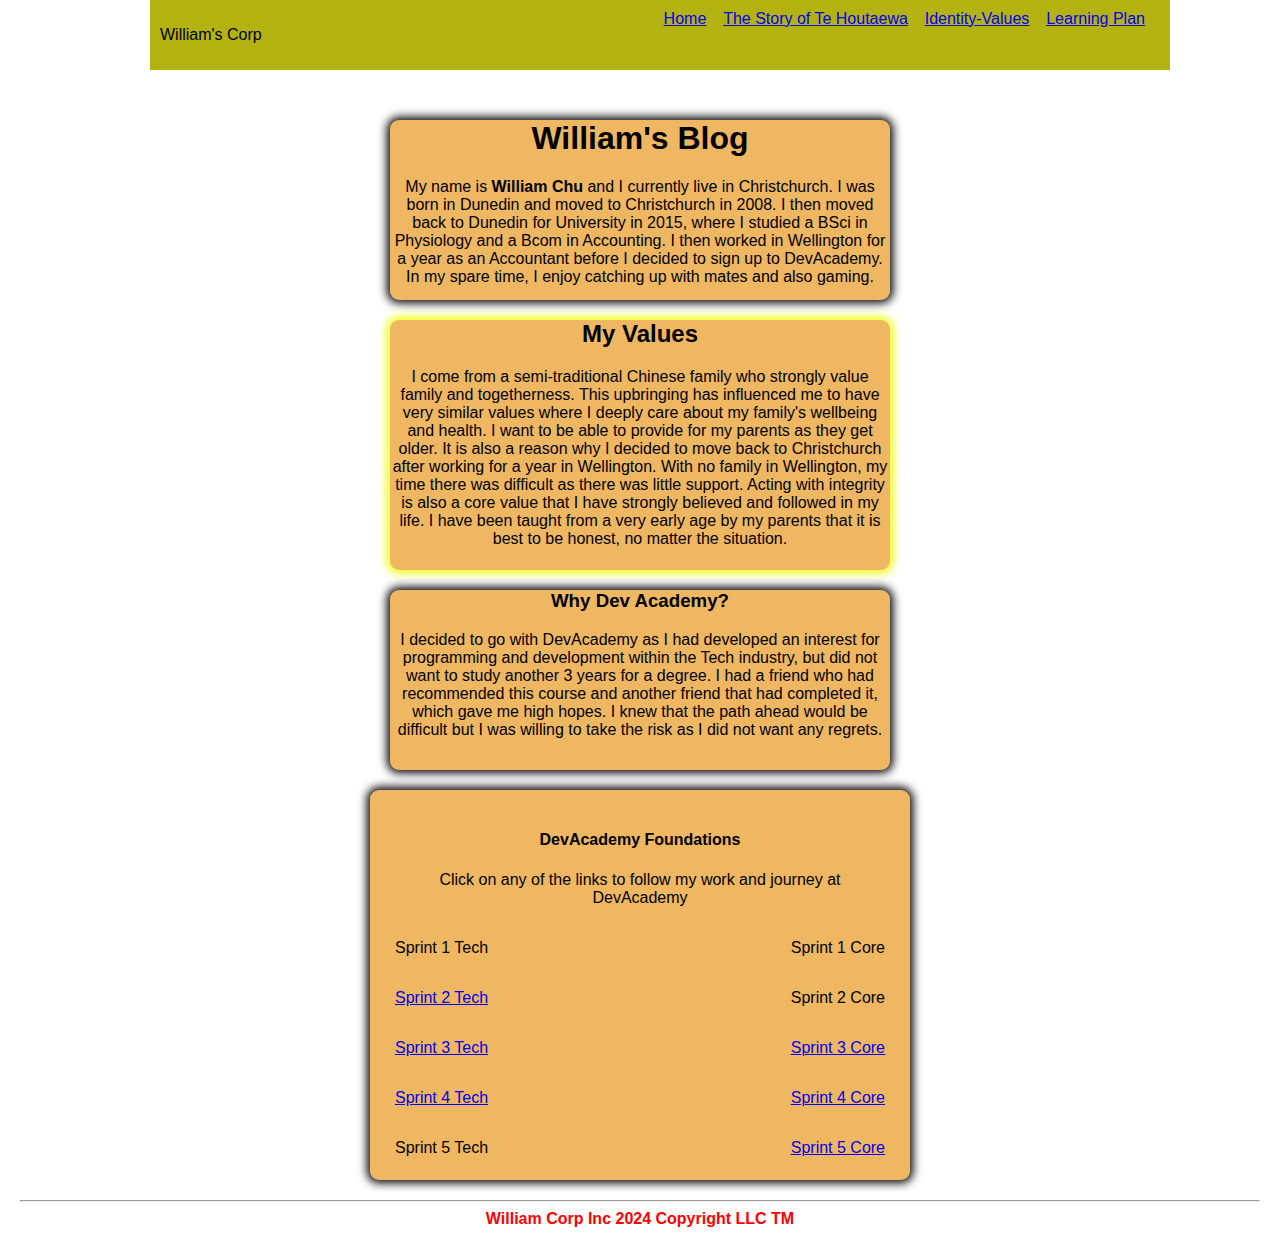
<file: index.html>
<!DOCTYPE html>
<html lang="en">
  <head>
    <meta charset="UTF-8">
    <meta name="viewport" content="width=device-width, initial-scale=1.0" />
    <link rel="stylesheet" href="styles/main.css" type="text/css">
    <title>My blog</title>
    <body>
      <nav class="nav">
        <div class="nav-inner-container">
          <div class="nav-logo-container">
          <p class="logo">William's Corp</p>
        </div>
        <div class="nav-link-container">
          <a href="#home">Home</a>
          </div>
        <div class="nav-link-container">
          <a href="https://github.com/WillChu1733/WillChu1733.github.io/blob/main/blog/te-houtaewa-template.html" target="_blank">The Story of Te Houtaewa</a>
          </div>
        <div class="nav-link-container">
          <a href="blog/identity-values.html" target="_blank">Identity-Values</a>
          </div>
        <div class="nav-link-container">
          <a href="blog/learning-plan.html" target="_blank">Learning Plan</a>
          </div>
        </div>
      </nav>






      <div class="one">
        <h1 class="heading">William's Blog</h1>
          <p>My name is <strong>William Chu</strong> and I currently live in Christchurch. I was born in Dunedin and moved to Christchurch in 2008. I then moved back to Dunedin for University in 2015, where I studied a BSci in Physiology and a Bcom in Accounting. I then worked in Wellington for a year as an Accountant before I decided to sign up to DevAcademy. In my spare time, I enjoy catching up with mates and also gaming. </p>
        </div>

      <div class="two">
        <h2 class="heading">My Values</h2>
          <p>I come from a semi-traditional Chinese family who strongly value family and togetherness. This upbringing has influenced me to have very similar values where I deeply care about my family's wellbeing and health. I want to be able to provide for my parents as they get older. It is also a reason why I decided to move back to Christchurch after working for a year in Wellington. With no family in Wellington, my time there was difficult as there was little support. Acting with integrity is also a core value that I have strongly believed and followed in my life. I have been taught from a very early age by my parents that it is best to be honest, no matter the situation.</p>
        </div>
        
      <div class="three">
        <h3 class="heading">Why Dev Academy?</h3>
          <p>I decided to go with DevAcademy as I had developed an interest for programming and development within the Tech industry, but did not want to study another 3 years for a degree. I had a friend who had recommended this course and another friend that had completed it, which gave me high hopes. I knew that the path ahead would be difficult but I was willing to take the risk as I did not want any regrets.</p>
        </div>
        
      <div class="four">
        <h4 class="heading">DevAcademy Foundations</h4>
          <p>Click on any of the links to follow my work and journey at DevAcademy</p>
          <article class="item">
            <p class="tech">Sprint 1 Tech</p><p class="core">Sprint 1 Core</p>
            </article>
          <article class="item">
            <p class="tech"><a href="blog/html-css.html">Sprint 2 Tech</a></p><p class="core">Sprint 2 Core</p>
           </article>
          <article class="item">
            <p class="tech"><a href="blog/javascript-dom.html">Sprint 3 Tech</a></p><p class="core"><a href="emotional-intelligence.html">Sprint 3 Core</a></p>
          </article>
          <article class="item">
            <p class="tech"><a href="blog/problem-solving.html">Sprint 4 Tech</a></p><p class="core"><a href="blog/neuroplasticity.html">Sprint 4 Core</a></p>
          </article>
          <article class="item">
            <p class="tech">Sprint 5 Tech</p><p class="core"><a href="blog/foundations-reflection.html">Sprint 5 Core</a></p>
          </article>
        
        </div>
    <hr class="bottom-line">
    <footer style="color: rgb(255, 0, 0);">
      <strong>William Corp Inc 2024 Copyright LLC TM</strong>
    </footer>
    </body>
  </head>
</html>
</file>
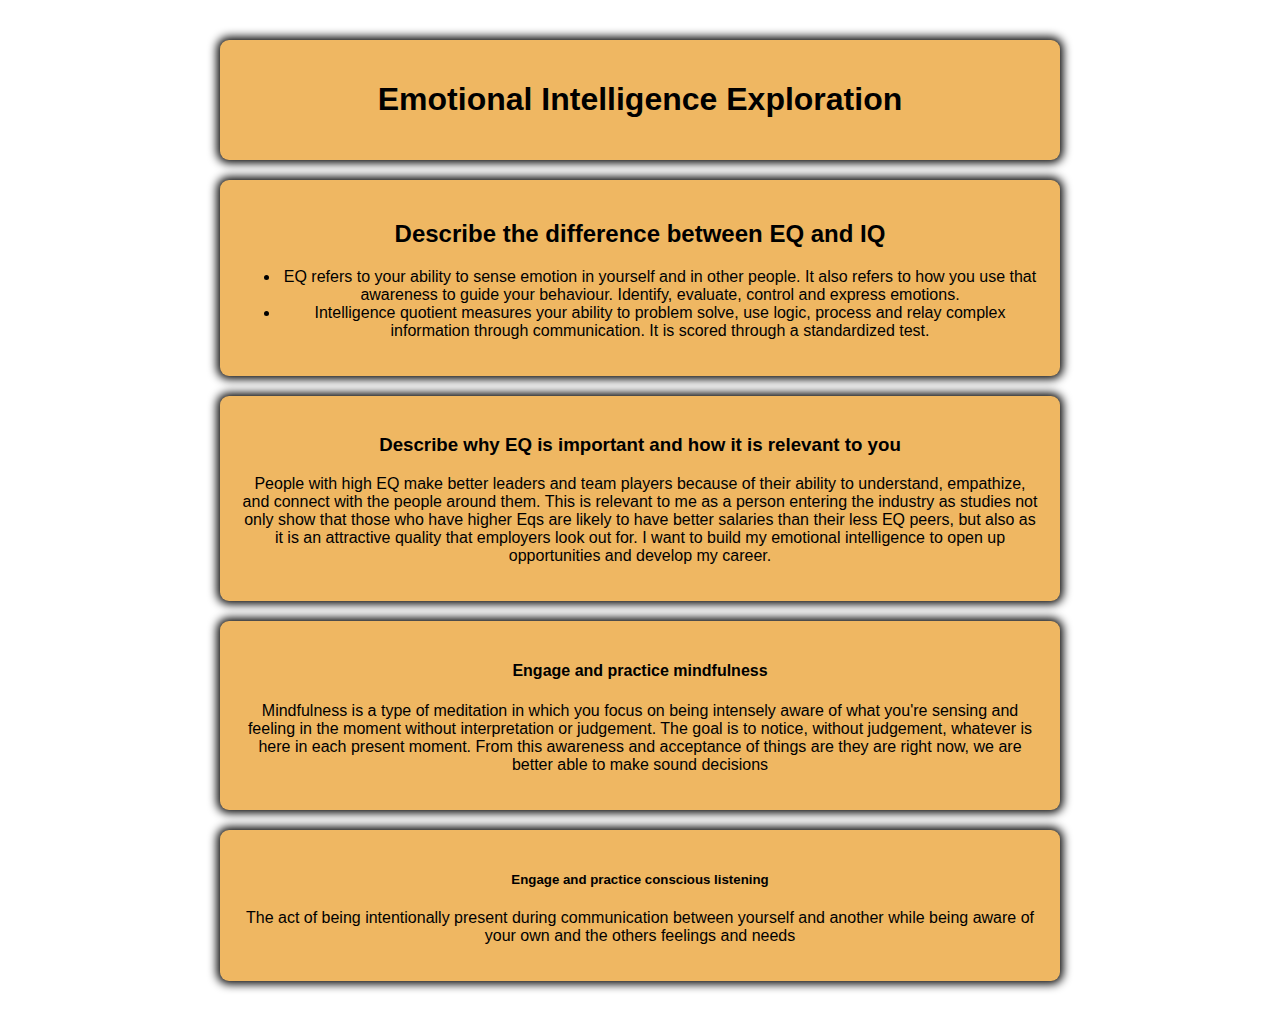
<file: emotional-intelligence.html>
<!DOCTYPE html>
<html lang="en">
    <head>
        <meta charset="UTF-8">
        <meta name="viewport" content="width=device-width, initial-scale=1.0">
        <link href="styles/main.css" rel="stylesheet" type="text/css">
        <title>Emotional-Intelligence-Exploration</title>
    </head>
    <body>
      <div class="identity-value">
        <h1>Emotional Intelligence Exploration</h1>
        </div>
      <div class="identity-value">
        <h2>Describe the difference between EQ and IQ</h2>
          <p><ul>
            <li>EQ refers to your ability to sense emotion in yourself and in other people. It also refers to how you use that awareness to guide your behaviour. Identify, evaluate, control and express emotions.</li>
            <li>Intelligence quotient measures your ability to problem solve, use logic, process and relay complex information through communication. It is scored through a standardized test. </li>
            </ul>
          </p>
        </div>
      <div class="identity-value">
        <h3>Describe why EQ is important and how it is relevant to you</h3>
          <p>People with high EQ make better leaders and team players because of their ability to understand, empathize, and connect with the people around them. This is relevant to me as a person entering the industry as studies not only show that those who have higher Eqs are likely to have better salaries than their less EQ peers, but also as it is an attractive quality that employers look out for. I want to build my emotional intelligence to open up opportunities and develop my career.</p>
        </div>      
      <div class="identity-value">
        <h4>Engage and practice mindfulness</h4>
        <p>Mindfulness is a type of meditation in which you focus on being intensely aware of what you're sensing and feeling in the moment without interpretation or judgement. The goal is to notice, without judgement, whatever is here in each present moment. From this awareness and acceptance of things are they are right now, we are better able to make sound decisions</p>
        </div>  
      <div class="identity-value">
        <h5>Engage and practice conscious listening</h5>
          <p>The act of being intentionally present during communication between yourself and another while being aware of your own and the others feelings and needs
          </p>
        </div>   
        </div>
    </body>
</html>
</file>
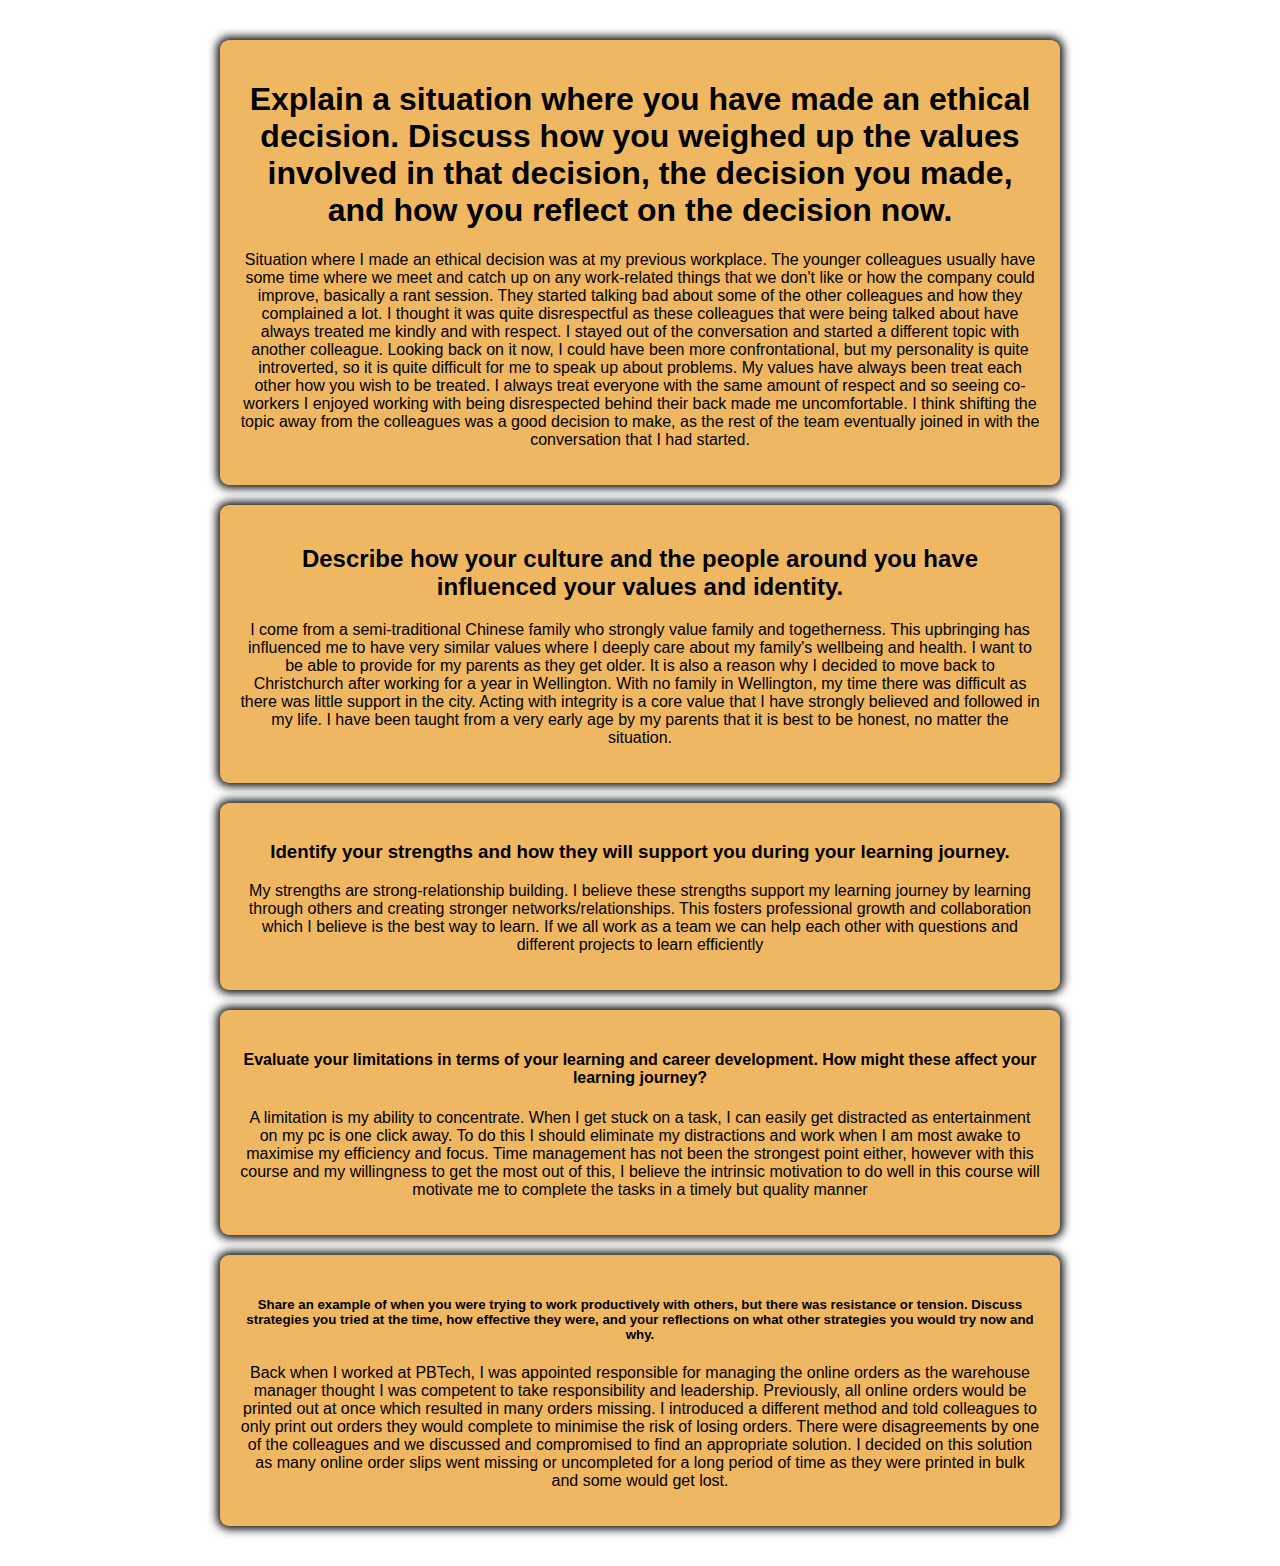
<file: identity-values.html>
<!DOCTYPE html>
<html lang="en">
    <head>
        <meta charset="UTF-8">
        <meta name="viewport" content="width=device-width, initial-scale=1.0">
        <link href="styles/main.css" rel="stylesheet" type="text/css">
        <title>Identity-Values</title>
    </head>
    <body>
      <div class="identity-value">
        <h1>Explain a situation where you have made an ethical decision. Discuss how you weighed up the values involved in that decision, the decision you made, and how you reflect on the decision now.</h1>
          <p>Situation where I made an ethical decision was at my previous workplace. The younger colleagues usually have some time where we meet and catch up on any work-related things that we don't like or how the company could improve, basically a rant session. They started talking bad about some of the other colleagues and how they complained a lot. I thought it was quite disrespectful as these colleagues that were being talked about have always treated me kindly and with respect. I stayed out of the conversation and started a different topic with another colleague. Looking back on it now, I could have been more confrontational, but my personality is quite introverted, so it is quite difficult for me to speak up about problems. My values have always been treat each other how you wish to be treated. I always treat everyone with the same amount of respect and so  seeing co-workers I enjoyed working with being disrespected behind their back made me uncomfortable. I think shifting the topic away from the colleagues was a good decision to make, as the rest of the team eventually joined in with the conversation that I had started.</p>
        </div>
      <div class="identity-value">
        <h2>Describe how your culture and the people around you have influenced your values and identity.</h2>
          <p>I come from a semi-traditional Chinese family who strongly value family and togetherness. This upbringing has influenced me to have very similar values where I deeply care about my family's wellbeing and health. I want to be able to provide for my parents as they get older. It is also a reason why I decided to move back to Christchurch after working for a year in Wellington. With no family in Wellington, my time there was difficult as there was little support in the city. Acting with integrity is a core value that I have strongly believed and followed in my life. I have been taught from a very early age by my parents that it is best to be honest, no matter the situation.</p>
        </div>
      <div class="identity-value">
        <h3>Identify your strengths and how they will support you during your learning journey.</h3>
          <p>My strengths are strong-relationship building. I believe these strengths support my learning journey by learning through others and creating stronger networks/relationships. This fosters professional growth and collaboration which I believe is the best way to learn. If we all work as a team we can help each other with questions and different projects to learn efficiently</p>
        </div>      
      <div class="identity-value">
        <h4>Evaluate your limitations in terms of your learning and career development. How might these affect your learning journey?</h4>
          <p>A limitation is my ability to concentrate. When I get stuck on a task, I can easily get distracted as entertainment on my pc is one click away. To do this I should eliminate my distractions and work when I am most awake to maximise my efficiency and focus. 
          Time management has not been the strongest point either, however with this course and my willingness to get the most out of this, I believe the intrinsic motivation to do well in this course will motivate me to complete the tasks in a timely but quality manner</p>
        </div>  
      <div class="identity-value">
        <h5>Share an example of when you were trying to work productively with others, but there was resistance or tension. Discuss strategies you tried at the time, how effective they were, and your reflections on what other strategies you would try now and why.</h5>
          <p>Back when I worked at PBTech, I was appointed responsible for managing the online orders as the warehouse manager thought I was competent to take responsibility and leadership. Previously, all online orders would be printed out at once which resulted in many orders missing. I introduced a different method and told colleagues to only print out orders they would complete to minimise the risk of losing orders. There were disagreements by one of the colleagues and we discussed and compromised to find an appropriate solution. I decided on this solution as many online order slips went missing or uncompleted for a long period of time as they were printed in bulk and some would get lost. </p>
        </div>   
        </div>
        </body>
</html>
</file>
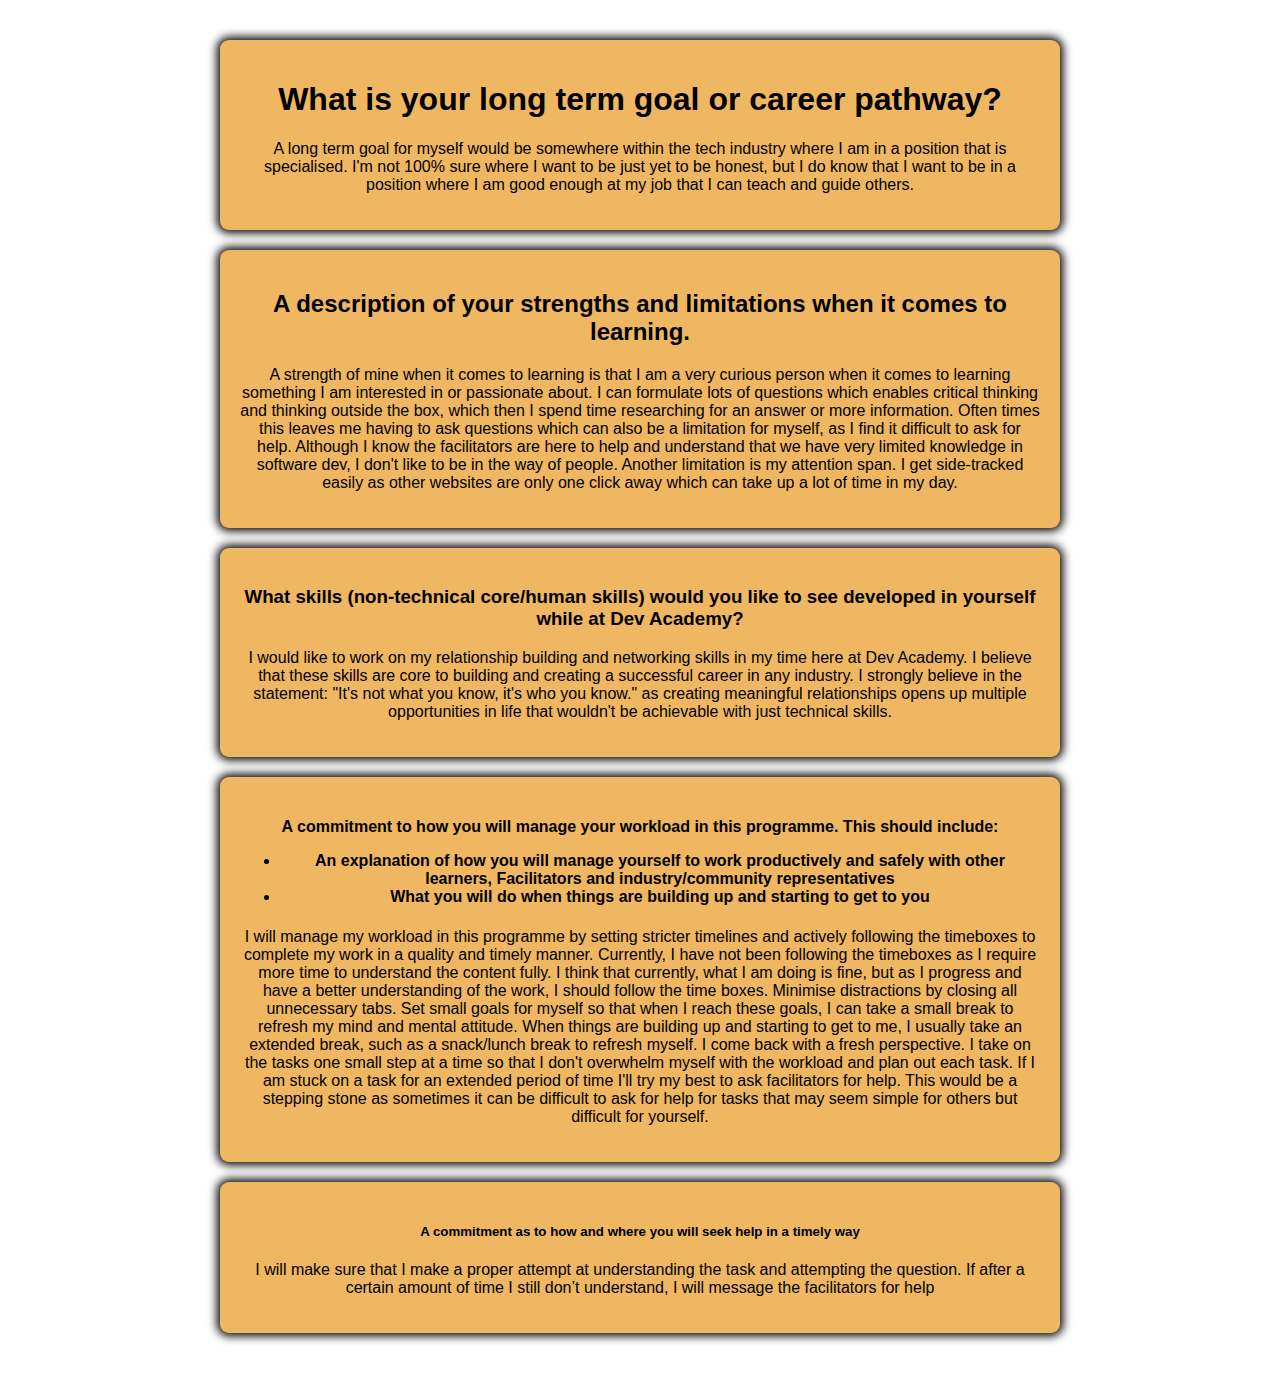
<file: learning-plan.html>
<!DOCTYPE html>
<html lang="en">
    <head>
        <meta charset="UTF-8">
        <meta name="viewport" content="width=device-width, initial-scale=1.0">
        <link href="styles/main.css" rel="stylesheet" type="text/css">
        <title>HTML Template</title>
    </head>
    <body>
      <div class="identity-value">
        <h1>What is your long term goal or career pathway?</h1>
          <p>A long term goal for myself would be somewhere within the tech industry where I am in a position that is specialised. I'm not 100% sure where I want to be just yet to be honest, but I do know that I want to be in a position where I am good enough at my job that I can teach and guide others. </p>
        </div>
      <div class="identity-value">
        <h2>A description of your strengths and limitations when it comes to learning.</h2>
          <p>A strength of mine when it comes to learning is that I am a very curious person when it comes to learning something I am interested in or passionate about. I can formulate lots of questions which enables critical thinking and thinking outside the box, which then I spend time researching for an answer or more information. Often times this leaves me having to ask questions which can also be a limitation for myself, as I find it difficult to ask for help. Although I know the facilitators are here to help and understand that we have very limited knowledge in software dev, I don't like to be in the way of people. Another limitation is my attention span. I get side-tracked easily as other websites are only one click away which can take up a lot of time in my day. 
          </p>
        </div>
      <div class="identity-value">
        <h3>What skills (non-technical core/human skills) would you like to see developed in yourself while at Dev Academy?</h3>
          <p>I would like to work on my relationship building and networking skills in my time here at Dev Academy. I believe that these skills are core to building and creating a successful career in any industry. I strongly believe in the statement: "It's not what you know, it's who you know." as creating meaningful relationships opens up multiple opportunities in life that wouldn't be achievable with just technical skills.</p>
        </div>      
      <div class="identity-value">
        <h4>A commitment to how you will manage your workload in this programme. This should include:<ul>
          <li>An explanation of how you will manage yourself to work productively and safely with other learners, Facilitators and industry/community representatives</li>
          <li>What you will do when things are building up and starting to get to you</li>
        </ul>
          </h4>
          <p>I will manage my workload in this programme by setting stricter timelines and actively following the timeboxes to complete my work in a quality and timely manner. Currently, I have not been following the timeboxes as I require more time to understand the content fully. I think that currently, what I am doing is fine, but as I progress and have a better understanding of the work, I should follow the time boxes. 
            Minimise distractions by closing all unnecessary tabs. Set small goals for myself so that when I reach these goals, I can take a small break to refresh my mind and mental attitude.
            When things are building up and starting to get to me, I usually take an extended break, such as a snack/lunch break to refresh myself. I come back with a fresh perspective. I take on the tasks one small step at a time so that I don't overwhelm myself with the workload and plan out each task. If I am stuck on a task for an extended period of time I'll try my best to ask facilitators for help. This would be a stepping stone as sometimes it can be difficult to ask for help for tasks that may seem simple for others but difficult for yourself.
            </p>
        </div>  
      <div class="identity-value">
        <h5>A commitment as to how and where you will seek help in a timely way
        </h5>
          <p>I will make sure that I make a proper attempt at understanding the task and attempting the question. If after a certain amount of time I still don’t understand, I will message the facilitators for help
          </p>
        </div>   
        </div>
    </body>
</html>
</file>
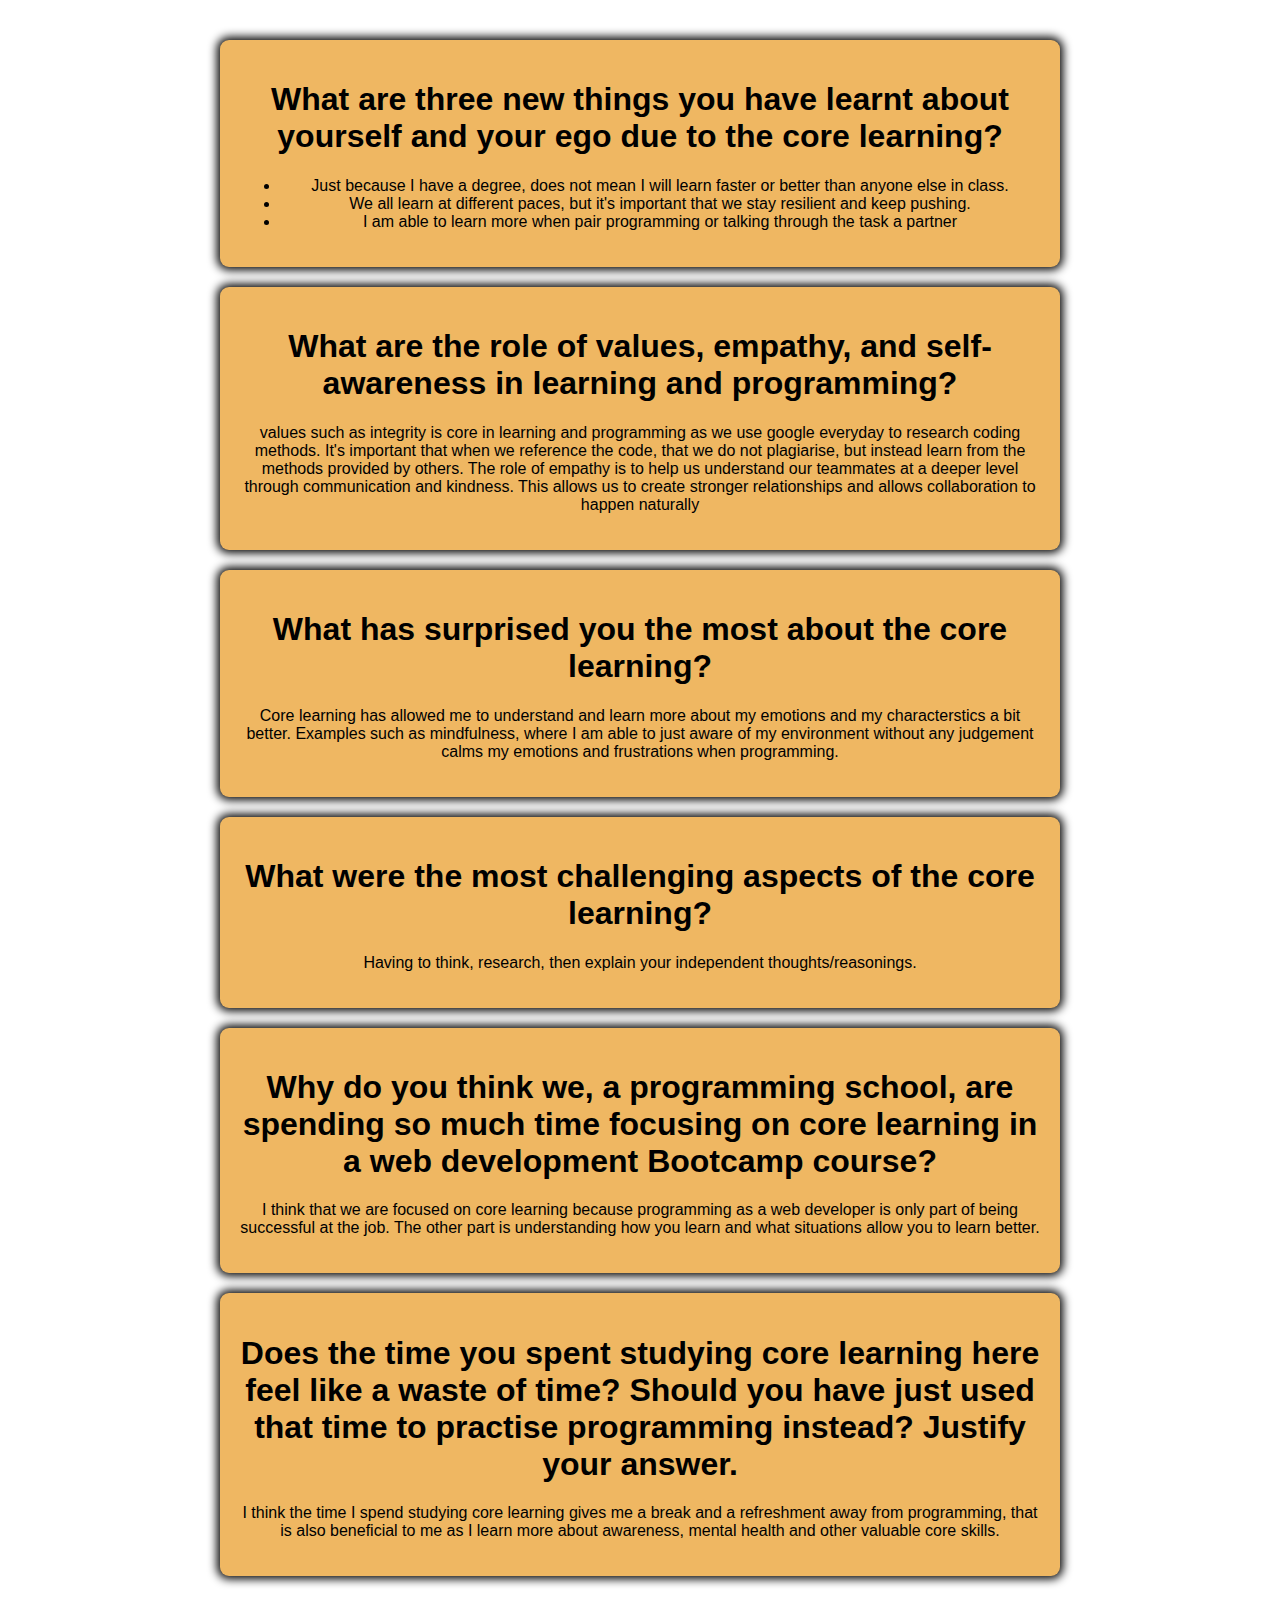
<file: blog/foundations-reflection.html>
<!DOCTYPE html>
<html lang="en">
    <head>
        <meta charset="UTF-8">
        <meta name="viewport" content="width=device-width, initial-scale=1.0">
        <link href="styles/main.css" rel="stylesheet" type="text/css">
        <title>HTML Template</title>
    </head>
    <body>
      <div class="identity-value">
        <h1>What are three new things you have learnt about yourself and your ego due to the core learning?</h1>
          <p>
            <ul>
              <li> Just because I have a degree, does not mean I will learn faster or better than anyone else in class.</li>
              <li> We all learn at different paces, but it's important that we stay resilient and keep pushing.</li>
              <li> I am able to learn more when pair programming or talking through the task a partner</li>
            </ul>
          </p>
      </div>
      <div class="identity-value">
        <h1>What are the role of values, empathy, and self-awareness in learning and programming?</h1>
          <p>
            values such as integrity is core in learning and programming as we use google everyday to research coding methods. It's important that when we reference the code, that we do not plagiarise, but instead learn from the methods provided by others. 
            The role of empathy is to help us understand our teammates at a deeper level through communication and kindness. This allows us to create stronger relationships and allows collaboration to happen naturally
          </p>
      </div>
      <div class="identity-value">
        <h1>What has surprised you the most about the core learning?</h1>
          <p>
            Core learning has allowed me to understand and learn more about my emotions and my characterstics a bit better. Examples such as mindfulness, where I am able to just aware of my environment without any judgement calms my emotions and frustrations when programming.
          </p>
        </div>      
      <div class="identity-value">
        <h1>What were the most challenging aspects of the core learning?</h1>
          <p>
            Having to think, research, then explain your independent thoughts/reasonings. 
          </p>
        </div>  
      <div class="identity-value">
        <h1>Why do you think we, a programming school, are spending so much time focusing on core learning in a web development Bootcamp course?
        </h1>
          <p>
            I think that we are focused on core learning because programming as a web developer is only part of being successful at the job. The other part is understanding how you learn and what situations allow you to learn better.
          </p>
        </div> 
        <div class="identity-value">
          <h1>Does the time you spent studying core learning here feel like a waste of time? Should you have just used that time to practise programming instead? Justify your answer.</h1>
            <p>
              I think the time I spend studying core learning gives me a break and a refreshment away from programming, that is also beneficial to me as I learn more about awareness, mental health and other valuable core skills.
            </p>
          </div>  
        </div>
    </body>
</html>
</file>
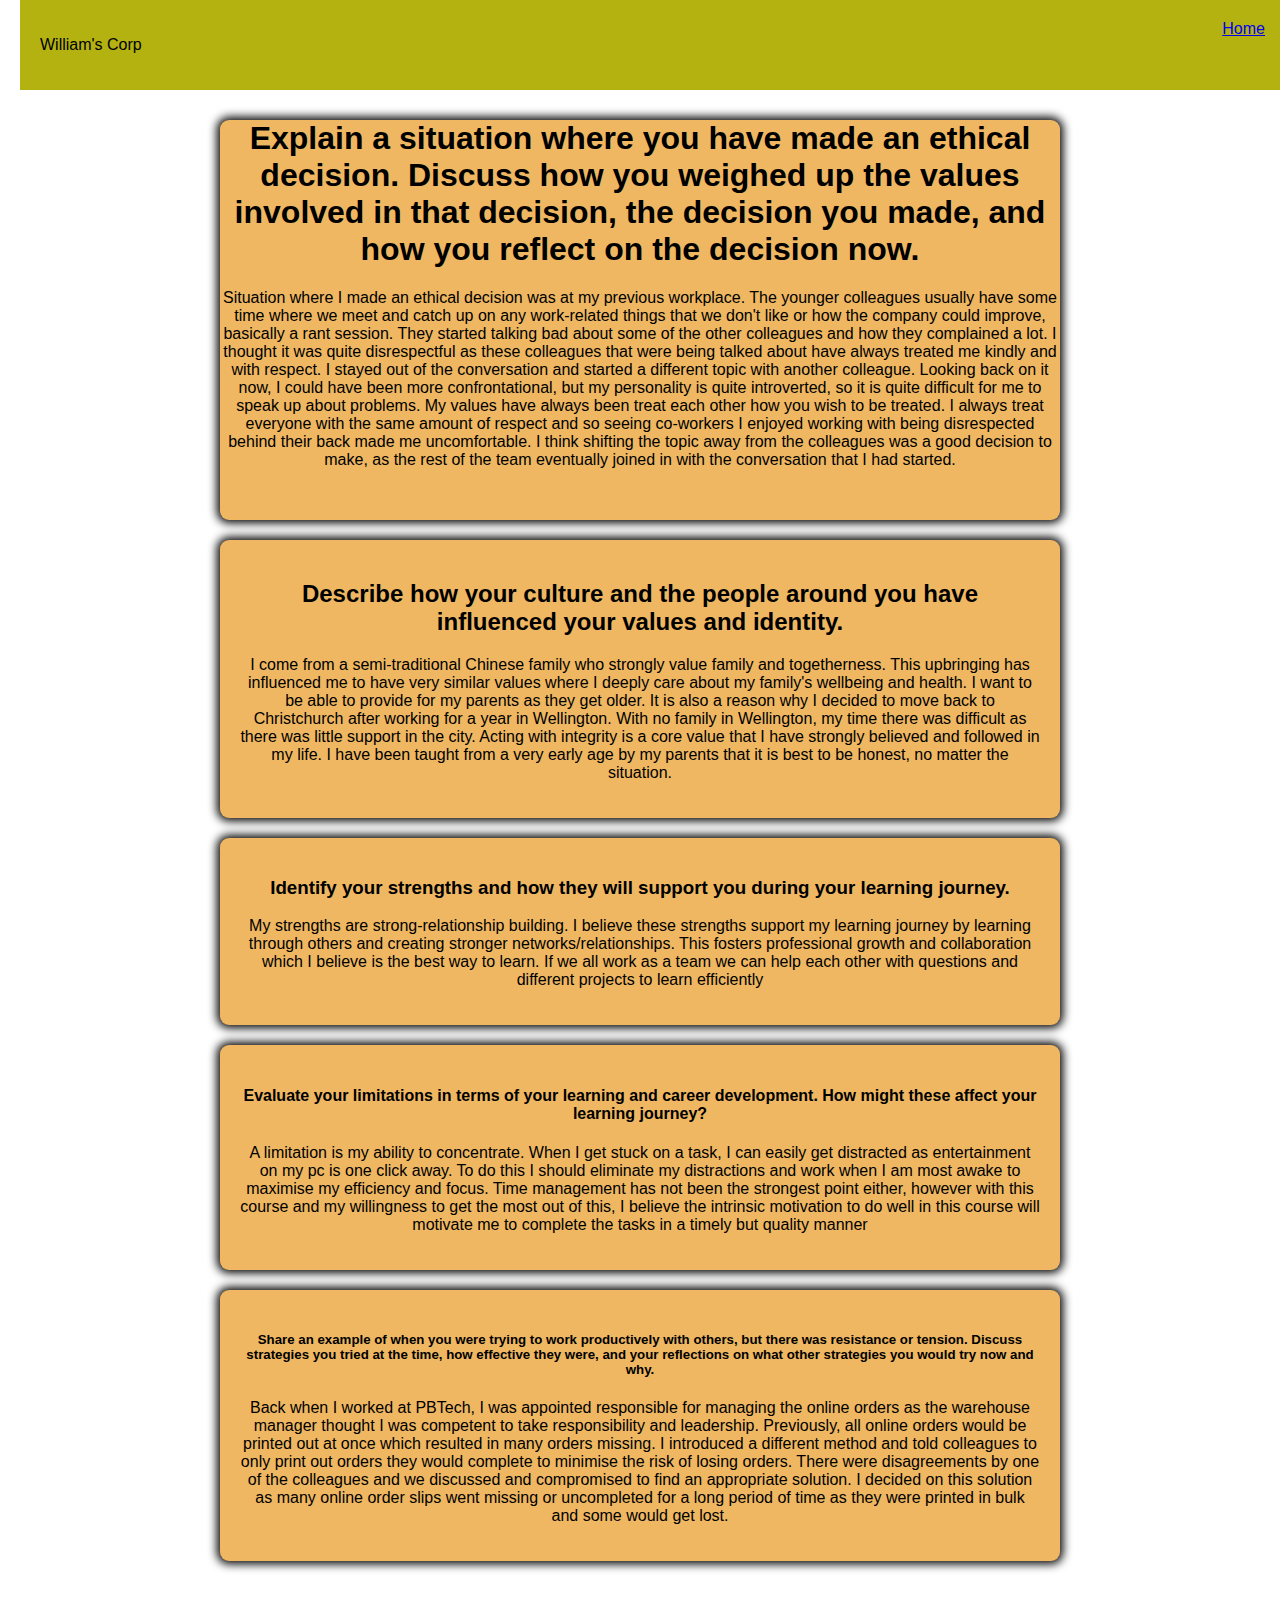
<file: blog/identity-values.html>
<!DOCTYPE html>
<html lang="en">
    <head>
        <meta charset="UTF-8">
        <meta name="viewport" content="width=device-width, initial-scale=1.0">
        <link href="styles/main.css" rel="stylesheet" type="text/css">
        <title>Identity-Values</title>
    </head>
    <body>
      <nav class="nav">
        <div class="nav-inner-container">
          <div class="nav-logo-container">
          <p class="logo">
            William's Corp
          </p>
        </div>
        <div class="nav-link-container">
          <a href="https://willchu1733.github.io/">
            Home
          </a>
        </div>
        </div>
      </nav>
      <div class="one">
        <h1>Explain a situation where you have made an ethical decision. Discuss how you weighed up the values involved in that decision, the decision you made, and how you reflect on the decision now.</h1>
          <p>Situation where I made an ethical decision was at my previous workplace. The younger colleagues usually have some time where we meet and catch up on any work-related things that we don't like or how the company could improve, basically a rant session. They started talking bad about some of the other colleagues and how they complained a lot. I thought it was quite disrespectful as these colleagues that were being talked about have always treated me kindly and with respect. I stayed out of the conversation and started a different topic with another colleague. Looking back on it now, I could have been more confrontational, but my personality is quite introverted, so it is quite difficult for me to speak up about problems. My values have always been treat each other how you wish to be treated. I always treat everyone with the same amount of respect and so  seeing co-workers I enjoyed working with being disrespected behind their back made me uncomfortable. I think shifting the topic away from the colleagues was a good decision to make, as the rest of the team eventually joined in with the conversation that I had started.</p>
        </div>
      <div class="identity-value">
        <h2>Describe how your culture and the people around you have influenced your values and identity.</h2>
          <p>I come from a semi-traditional Chinese family who strongly value family and togetherness. This upbringing has influenced me to have very similar values where I deeply care about my family's wellbeing and health. I want to be able to provide for my parents as they get older. It is also a reason why I decided to move back to Christchurch after working for a year in Wellington. With no family in Wellington, my time there was difficult as there was little support in the city. Acting with integrity is a core value that I have strongly believed and followed in my life. I have been taught from a very early age by my parents that it is best to be honest, no matter the situation.</p>
        </div>
      <div class="identity-value">
        <h3>Identify your strengths and how they will support you during your learning journey.</h3>
          <p>My strengths are strong-relationship building. I believe these strengths support my learning journey by learning through others and creating stronger networks/relationships. This fosters professional growth and collaboration which I believe is the best way to learn. If we all work as a team we can help each other with questions and different projects to learn efficiently</p>
        </div>      
      <div class="identity-value">
        <h4>Evaluate your limitations in terms of your learning and career development. How might these affect your learning journey?</h4>
          <p>A limitation is my ability to concentrate. When I get stuck on a task, I can easily get distracted as entertainment on my pc is one click away. To do this I should eliminate my distractions and work when I am most awake to maximise my efficiency and focus. 
          Time management has not been the strongest point either, however with this course and my willingness to get the most out of this, I believe the intrinsic motivation to do well in this course will motivate me to complete the tasks in a timely but quality manner</p>
        </div>  
      <div class="identity-value">
        <h5>Share an example of when you were trying to work productively with others, but there was resistance or tension. Discuss strategies you tried at the time, how effective they were, and your reflections on what other strategies you would try now and why.</h5>
          <p>Back when I worked at PBTech, I was appointed responsible for managing the online orders as the warehouse manager thought I was competent to take responsibility and leadership. Previously, all online orders would be printed out at once which resulted in many orders missing. I introduced a different method and told colleagues to only print out orders they would complete to minimise the risk of losing orders. There were disagreements by one of the colleagues and we discussed and compromised to find an appropriate solution. I decided on this solution as many online order slips went missing or uncompleted for a long period of time as they were printed in bulk and some would get lost. </p>
        </div>   
        </div>
        </body>
</html>
</file>
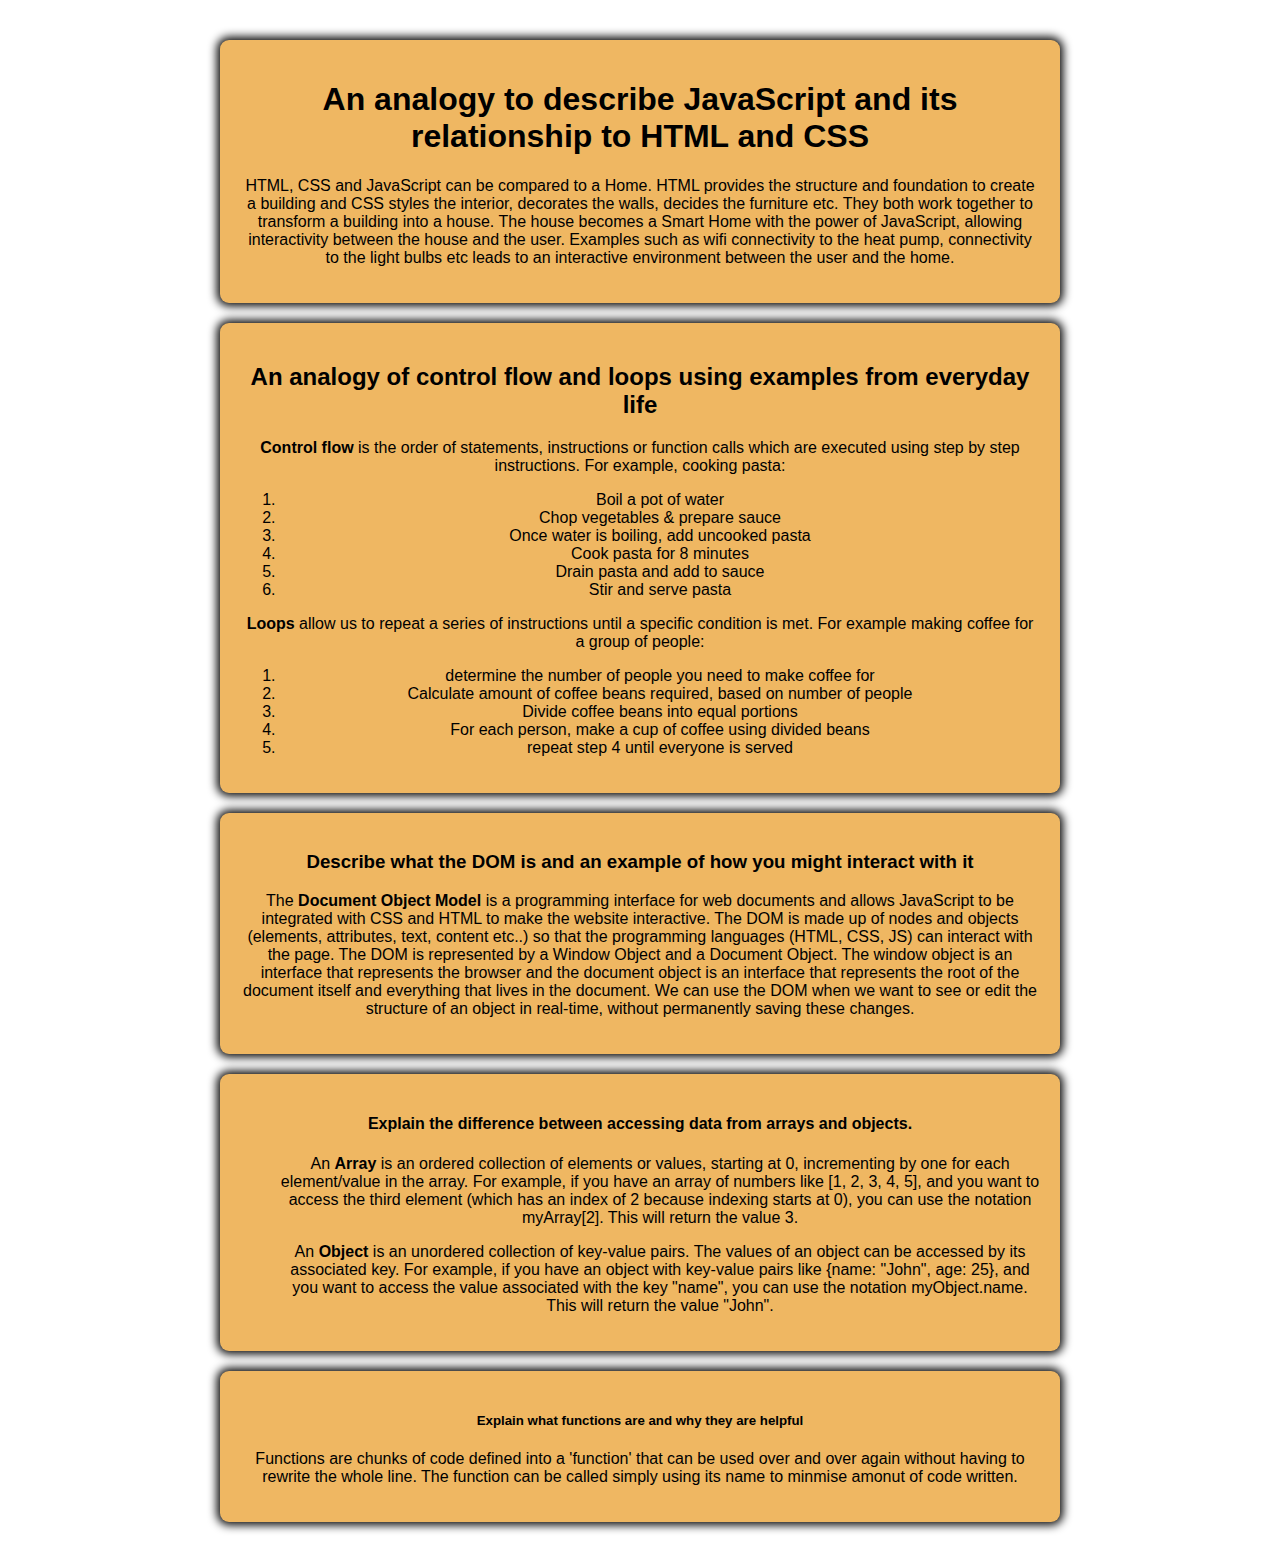
<file: blog/javascript-dom.html>
<!DOCTYPE html>
<html lang="en">
    <head>
        <meta charset="UTF-8">
        <meta name="viewport" content="width=device-width, initial-scale=1.0">
        <link href="styles/main.css" rel="stylesheet" type="text/css">
        <title>Sprint 3 Tech</title>
    </head>
    <body>
      <div class="identity-value">
        <h1>An analogy to describe JavaScript and its relationship to HTML and CSS</h1>
          <p>HTML, CSS and JavaScript can be compared to a Home. HTML provides the structure and foundation to create a building and CSS styles the interior, decorates the walls, decides the furniture etc. They both work together to transform a building into a house. The house becomes a Smart Home with the power of JavaScript, allowing interactivity between the house and the user. Examples such as wifi connectivity to the heat pump, connectivity to the light bulbs etc leads to an interactive environment between the user and the home. </p>
            </div>
      <div class="identity-value">
        <h2>An analogy of control flow and loops using examples from everyday life</h2>
          <p><strong>Control flow </strong>is the order of statements, instructions or function calls which are executed using step by step instructions. For example, cooking pasta:
            <ol>
              <li>Boil a pot of water</li>
              <li>Chop vegetables & prepare sauce</li>
              <li>Once water is boiling, add uncooked pasta</li>
              <li>Cook pasta for 8 minutes</li>
              <li>Drain pasta and add to sauce</li>
              <li>Stir and serve pasta</li>
                </ol> </p>
                
          <p><strong>Loops</strong> allow us to repeat a series of instructions until a specific condition is met. For example making coffee for a group of people: 
            <ol>
              <li>determine the number of people you need to make coffee for</li>
              <li>Calculate amount of coffee beans required, based on number of people</li>
              <li>Divide coffee beans into equal portions</li>
              <li>For each person, make a cup of coffee using divided beans</li>
              <li>repeat step 4 until everyone is served</li>
               </ol></p>
                </div>
      <div class="identity-value">
        <h3>Describe what the DOM is and an example of how you might interact with it</h3>
          <p>The <strong> Document Object Model </strong> is a programming interface for web documents and allows JavaScript to be integrated with CSS and HTML to make the website interactive. The DOM is made up of nodes and objects (elements, attributes, text, content etc..) so that the programming languages (HTML, CSS, JS) can interact with the page. The DOM is represented by a Window Object and a Document Object. The window object is an interface that represents the browser and the document object is an interface that represents the root of the document itself and everything that lives in the document. We can use the DOM when we want to see or edit the structure of an object in real-time, without permanently saving these changes.</p>  
            </div>
      <div class="identity-value">
        <h4>Explain the difference between accessing data from <strong>arrays</strong> and <strong>objects</strong>.</h4>
          <p>
            <ul>An <strong> Array </strong> is an ordered collection of elements or values, starting at 0, incrementing by one for each element/value in the array. For example, if you have an array of numbers like [1, 2, 3, 4, 5], and you want to access the third element (which has an index of 2 because indexing starts at 0), you can use the notation myArray[2]. This will return the value 3.</ul>
            <ul>An <strong> Object </strong> is an unordered collection of key-value pairs. The values of an object can be accessed by its associated key. For example, if you have an object with key-value pairs like {name: "John", age: 25}, and you want to access the value associated with the key "name", you can use the notation myObject.name. This will return the value "John". </ul>
          </p>  
            </div>
      <div class="identity-value">
        <h5>Explain what functions are and why they are helpful</h5>
          <p>Functions are chunks of code defined into a 'function' that can be used over and over again without having to rewrite the whole line. The function can be called simply using its name to minmise amonut of code written.</p>  
            </div>
    </body>
</html>
</file>
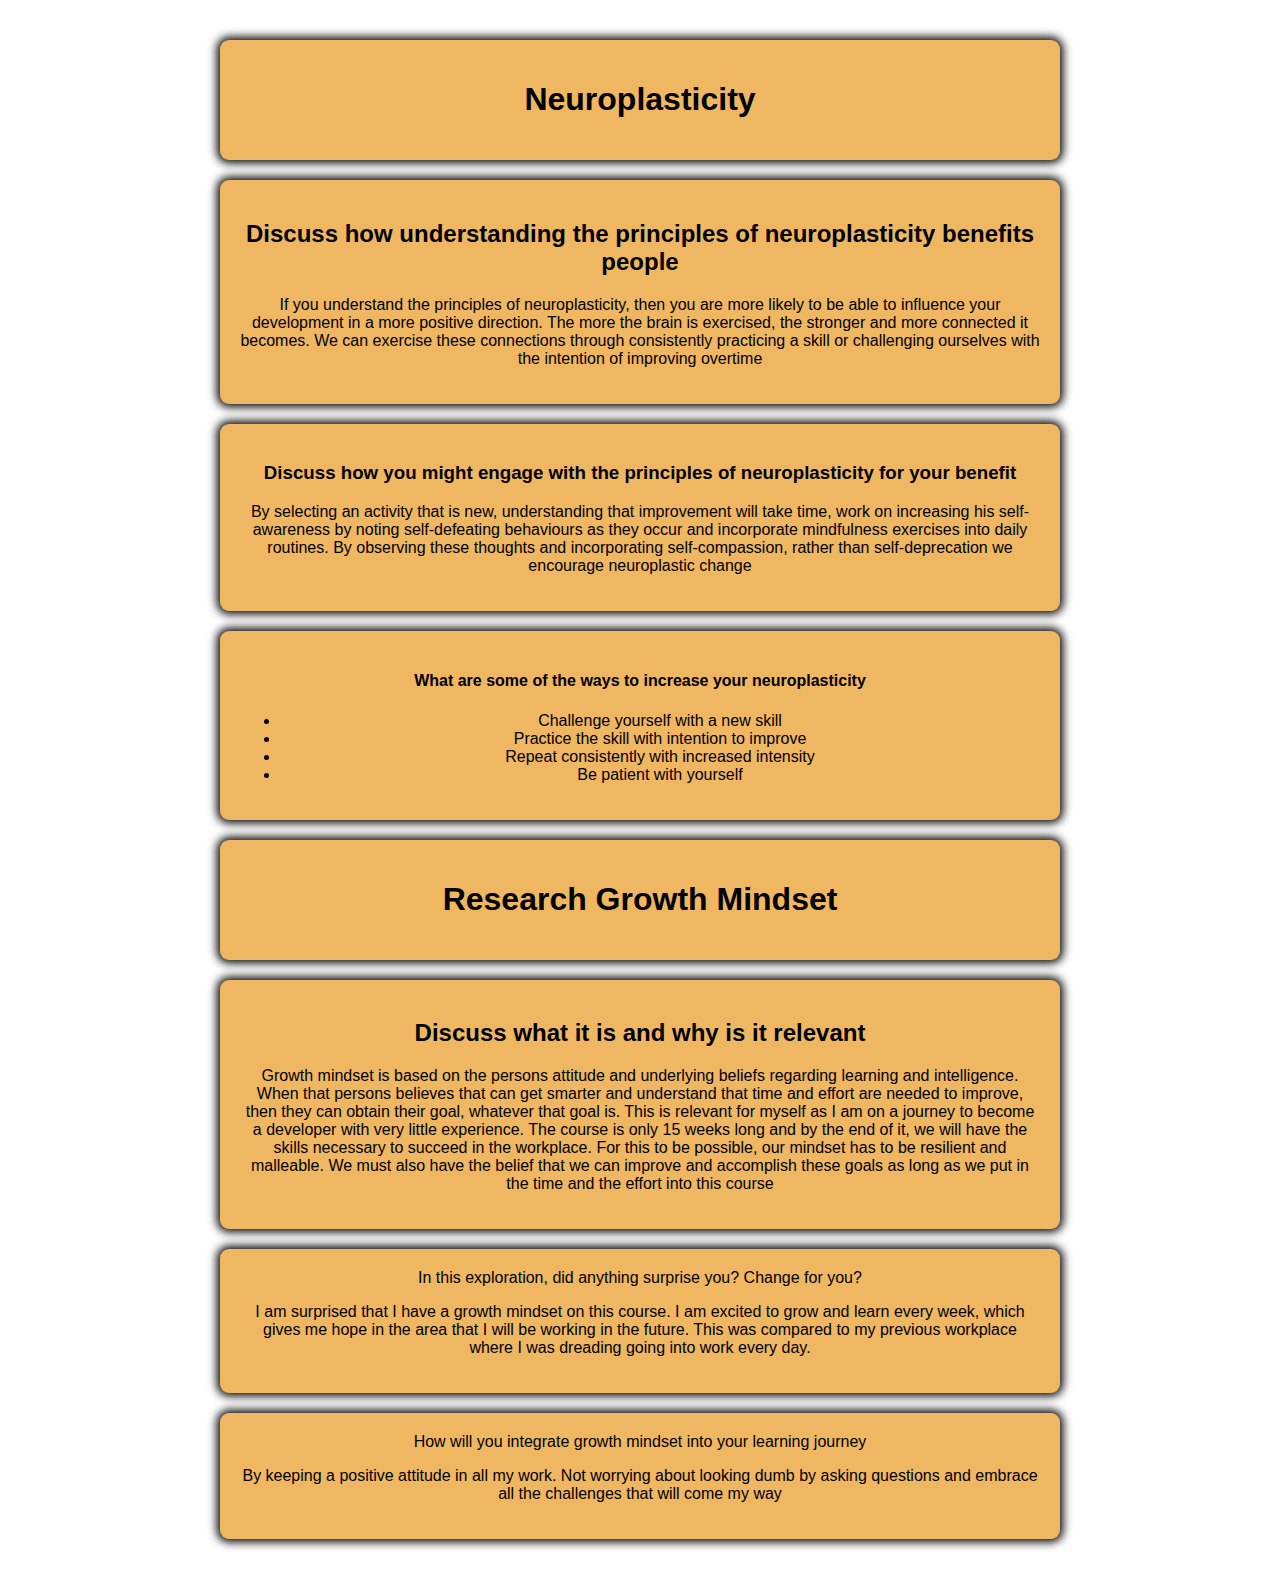
<file: blog/neuroplasticity.html>
<!DOCTYPE html>
<html lang="en">
    <head>
        <meta charset="UTF-8">
        <meta name="viewport" content="width=device-width, initial-scale=1.0">
        <link href="../styles/main.css" rel="stylesheet" type="text/css">
        <title>Sprint 4 Core</title>
    </head>
    <body>
      <div class="identity-value">
        <h1>Neuroplasticity</h1>
        </div>
      <div class="identity-value">
        <h2>Discuss how understanding the principles of neuroplasticity benefits people</h2>
          <p>If you understand the principles of neuroplasticity, then you are more likely to be able to influence your development in a more positive direction. The more the brain is exercised, the stronger and more connected it becomes. We can exercise these connections through consistently practicing a skill or challenging ourselves with the intention of improving overtime </p>
        </div>
      <div class="identity-value">
        <h3>Discuss how you might engage with the principles of neuroplasticity for your benefit</h3>
          <p>By selecting an activity that is new, understanding that improvement will take time, work on increasing his self-awareness by noting self-defeating behaviours as they occur and incorporate mindfulness exercises into daily routines. By observing these thoughts and incorporating self-compassion, rather than self-deprecation we encourage neuroplastic change 
          </p>
        </div>
      <div class="identity-value">
        <h4>What are some of the ways to increase your neuroplasticity</h4>
          <p>
            <ul>
              <li>Challenge yourself with a new skill</li>
              <li>Practice the skill with intention to improve</li>
              <li>Repeat consistently with increased intensity</li>
              <li>Be patient with yourself</li>
          </ul></p>
        </div>      
      <div class="identity-value">
        <h1>Research Growth Mindset</h1>
        </div>  
      <div class="identity-value">
        <h2>Discuss what it is and why is it relevant</h2>
          <p>Growth mindset is based on the persons attitude and underlying beliefs regarding learning and intelligence. When that persons believes that can get smarter and understand that time and effort are needed to improve, then they can obtain their goal, whatever that goal is. This is relevant for myself as I am on a journey to become a developer with very little experience. The course is only 15 weeks long and by the end of it, we will have the skills necessary to succeed in the workplace. For this to be possible, our mindset has to be resilient and malleable. We must also have the belief that we can improve and accomplish these goals as long as we put in the time and the effort into this course
          </p>
        </div>
        <div class="identity-value">
          <h7>In this exploration, did anything surprise you? Change for you?</h7>
            <p>I am surprised that I have a growth mindset on this course. I am excited to grow and learn every week, which gives me hope in the area that I will be working in the future. This was compared to my previous workplace where I was dreading going into work every day.
            </p>
          </div>  
          <div class="identity-value">
            <h8>How will you integrate growth mindset into your learning journey</h8>
              <p>By keeping a positive attitude in all my work. Not worrying about looking dumb by asking questions and embrace all the challenges that will come my way</p>
            </div>     
        </div>
    </body>
</html>
</file>
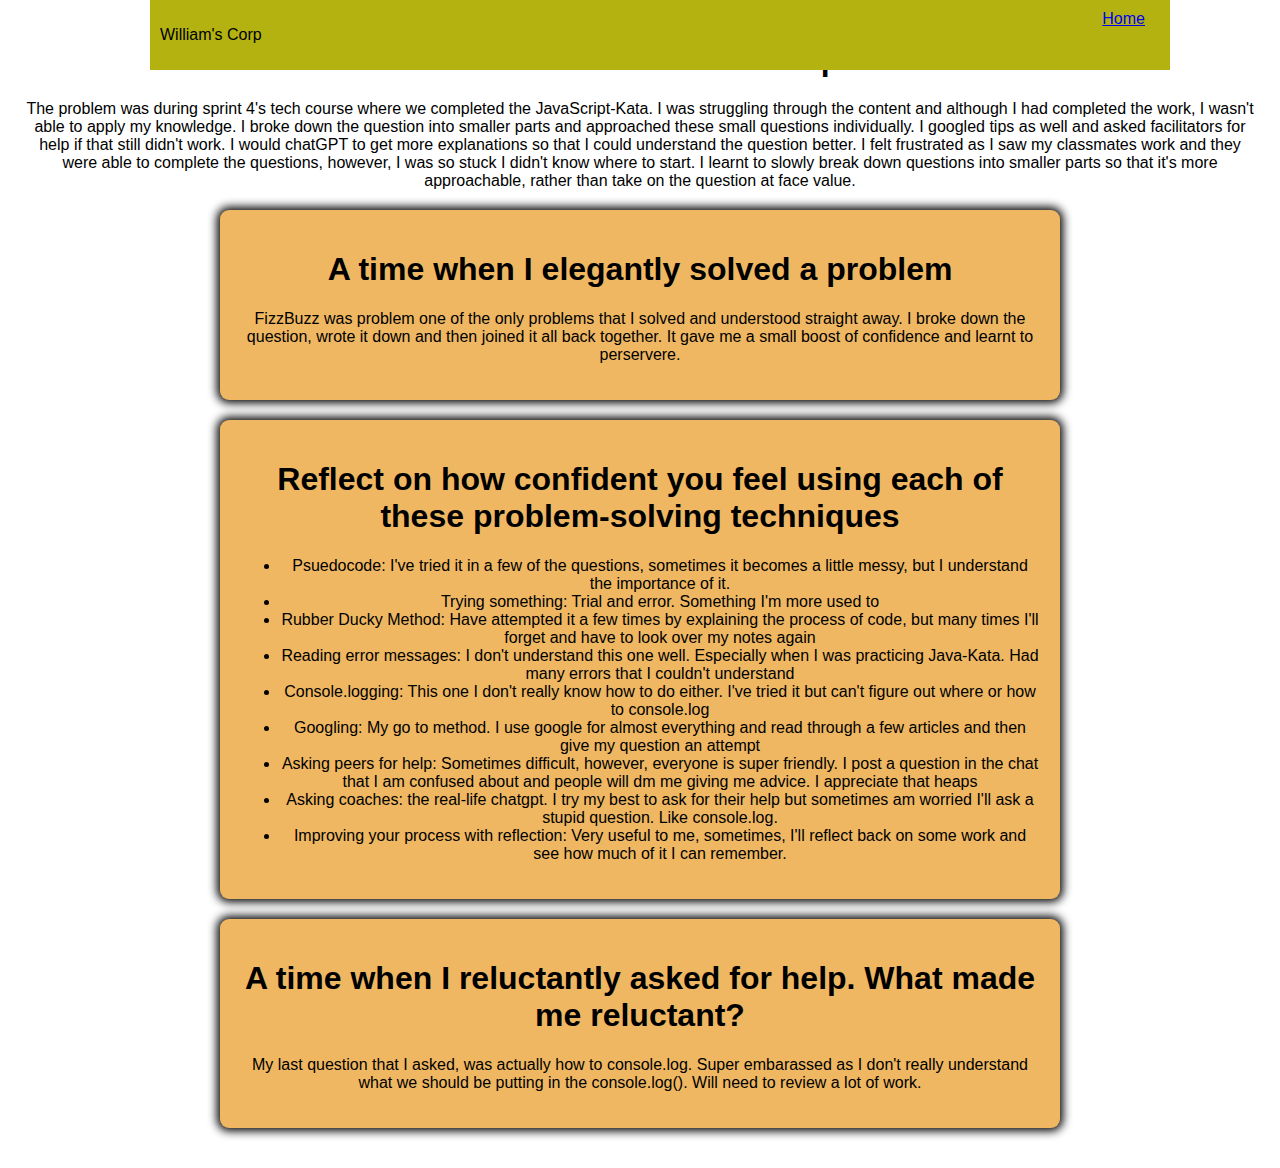
<file: blog/problem-solving.html>
<!DOCTYPE html>
<html lang="en">
    <head>
        <meta charset="UTF-8">
        <meta name="viewport" content="width=device-width, initial-scale=1.0">
        <link href="../styles/main.css" rel="stylesheet" type="text/css">
        <title>Problem Solving Tech 4</title>
        
    </head>
    <body>
      <nav class="nav">
        <div class="nav-inner-container">
          <div class="nav-logo-container">
          <p class="logo">
            William's Corp
          </p>
        </div>
        <div class="nav-link-container">
          <a href="https://willchu1733.github.io/">
            Home
          </a>
        </div>
        </div>
      </nav>
      <div class="identity-value1">
        <h1>A time when I was blocked on a problem</h1>
          <p>
            The problem was during sprint 4's tech course where we completed the JavaScript-Kata. I was struggling through the content and although I had completed the work, I wasn't able to apply my knowledge. I broke down the question into smaller parts and approached these small questions individually. I googled tips as well and asked facilitators for help if that still didn't work. I would chatGPT to get more explanations so that I could understand the question better. I felt frustrated as I saw my classmates work and they were able to complete the questions, however, I was so stuck I didn't know where to start. I learnt to slowly break down questions into smaller parts so that it's more approachable, rather than take on the question at face value.
          </p>
      </div>
      <div class="identity-value">
        <h1>A time when I elegantly solved a problem</h1>
          <p>
            FizzBuzz was problem one of the only problems that I solved and understood straight away. I broke down the question, wrote it down and then joined it all back together. It gave me a small boost of confidence and learnt to perservere.
          </p>
      </div>
      <div class="identity-value">
        <h1>Reflect on how confident you feel using each of these problem-solving techniques</h1>
          <p>
            <ul>
              <li>Psuedocode: I've tried it in a few of the questions, sometimes it becomes a little messy, but I understand the importance of it.</li>
              <li>Trying something: Trial and error. Something I'm more used to</li>
              <li>Rubber Ducky Method: Have attempted it a few times by explaining the process of code, but many times I'll forget and have to look over my notes again</li>
              <li>Reading error messages: I don't understand this one well. Especially when I was practicing Java-Kata. Had many errors that I couldn't understand</li>
              <li>Console.logging: This one I don't really know how to do either. I've tried it but can't figure out where or how to console.log</li>
              <li>Googling: My go to method. I use google for almost everything and read through a few articles and then give my question an attempt</li>
              <li>Asking peers for help: Sometimes difficult, however, everyone is super friendly. I post a question in the chat that I am confused about and people will dm me giving me advice. I appreciate that heaps</li>
              <li>Asking coaches: the real-life chatgpt. I try my best to ask for their help but sometimes am worried I'll ask a stupid question. Like console.log. </li>
              <li>Improving your process with reflection: Very useful to me, sometimes, I'll reflect back on some work and see how much of it I can remember. </li>
            </ul>
          </p>
      </div>
      <div class="identity-value">
        <h1>A time when I reluctantly asked for help. What made me reluctant?</h1>
          <p>
            My last question that I asked, was actually how to console.log. Super embarassed as I don't really understand what we should be putting in the console.log(). Will need to review a lot of work.
          </p>
      </div>
    </body>
</html>
</file>
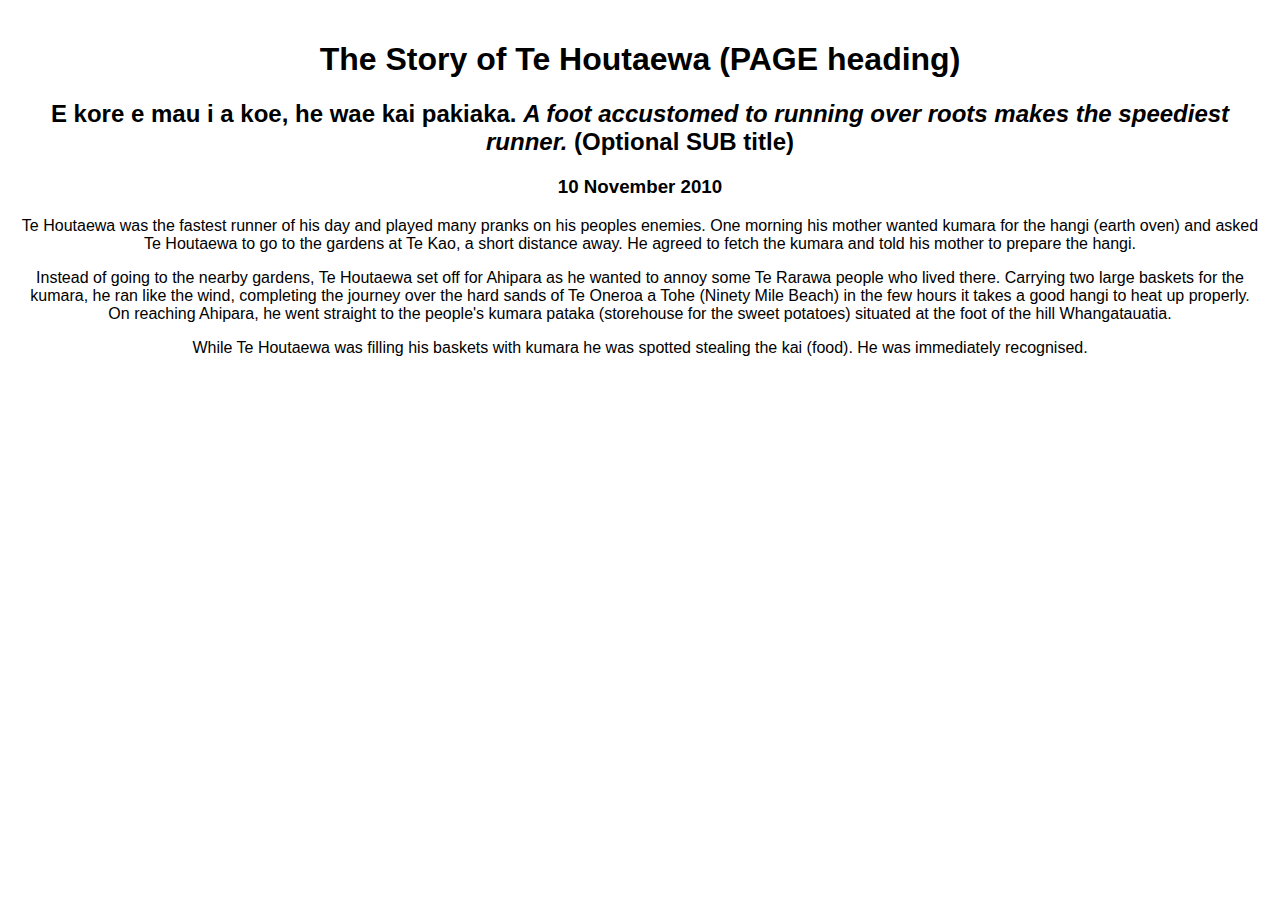
<file: blog/te-houtaewa-template.html>
<!DOCTYPE html>
<html>
  <head>
    <title>Stories and Legends (PAGE title) </title>
    <meta charset="UTF-8">
    <link href="../styles/main.css" rel="stylesheet" type="text/css">
  </head>
  
  <body>
  
    <h1>The Story of Te Houtaewa (PAGE heading)</h1>
    <h2>E kore e mau i a koe, he wae kai pakiaka. <em>A foot accustomed to running over roots makes the speediest runner.</em> (Optional SUB title) </h2>
    <h3>10 November 2010</h3>
    
    <p>
      Te Houtaewa was the fastest runner of his day and played many pranks on his peoples enemies. One morning his mother wanted kumara for the hangi (earth oven) and asked Te Houtaewa to go to the gardens at Te Kao, a short distance away. He agreed to fetch the kumara and told his mother to prepare the hangi.
    </p>
    <p>
      Instead of going to the nearby gardens, Te Houtaewa set off for Ahipara as he wanted to annoy some Te Rarawa people who lived there. Carrying two large baskets for the kumara, he ran like the wind, completing the journey over the hard sands of Te Oneroa a Tohe (Ninety Mile Beach) in the few hours it takes a good hangi to heat up properly. On reaching Ahipara, he went straight to the people's kumara pataka (storehouse for the sweet potatoes) situated at the foot of the hill Whangatauatia.
    </p>
    <p>
      While Te Houtaewa was filling his baskets with kumara he was spotted stealing the kai (food). He was immediately recognised.
    </p>
    
    <!-- this is a comment. -->
  
  </body>
</html>
</file>
<file: styles/main.css>
body {
  font-family: sans-serif;
  padding: 20px;
  text-align: center;
  margin: auto;
  word-spacing: normal;
  background-image: url(https://public.bnbstatic.com/static/academy/uploads-original/0ee9d7d59d424a7c8bd7d70c86070beb.png);

}


img {
  width: 200px;
  
}
.gallery {
  overflow: auto; /* clear float */
}

img {
  float: left;
  margin-right: 10px; /* add some space between the image and text */
}
.one {
  width: 500px;
  height: 180px;
  background-color: #efb762;
  margin: 100px auto 10px;
  border-radius: 9px;
  box-shadow: 0 0 10px 3px #000000;
}

.two {
  width: 500px;
  height: 250px;
  background-color: #efb762;
  margin: 20px auto;
  border-radius: 9px;
  box-shadow: 0 0 10px 3px #eeff01;
}

.three {
  width: 500px;
  height: 180px;
  background-color: #efb762;
  margin: 20px auto;
  border-radius: 9px;
  box-shadow: 0 0 10px 3px #000000;
}

.four {
  width: 500px;
  height: 350px;
  background-color: #efb762;
  margin: 20px auto;
  border-radius: 9px;
  box-shadow: 0 0 10px 3px #000000;
  padding: 20px;
}


.item p{
  display: inline-block;
  
  }

.tech {
  text-align: left;
  width: 49%;
}

.core {
  text-align: right;
  width: 49%;
}

.sprint-2 {
  width: 600px;
  height: 350px;
  background-color: #efb762;
  margin: 100px auto 10px;
  border-radius: 9px;
  box-shadow: 0 0 10px 3px #000000;
}

.example {
  width: 600px;
  height: 200px;
  background-color: #efb762;
  margin: 20px auto;
  border-radius: 9px;
  box-shadow: 0 0 10px 3px #000000;
  padding: 20px;
}

.main {
  background-color: #FFAFA4;
}

#demo {
  background-color: #DEDAF7;
}

.exampleimg {
  margin: 50px;
  width: 90%;
    border: 2px solid;
    border-color: hsla(132, 23%, 40%, 0.9);
    box-shadow: 0 12px 16px 0 rgba(0,0,0,0.24), 0 17px 50px 0 rgba(0,0,0,0.19);
}

.nav {
  display:flex;
  justify-content: center;
  position: fixed;
  top: 0;
  width: 100%;
}

.nav-inner-container {
  background: rgb(180, 178, 17);
  display: flex;
  flex-direction: row;
  max-width: 1000px;
  width: 100%;
  justify-content: space-between;
  padding: 10px;
}

.nav-logo-container {
  margin-right: 40%;
}

.nav-link-container {
  min-width: min-content;
  margin-right: 15px;
}

.identity-value {
  width: 800px;
  height: auto;
  background-color: #efb762;
  margin: 20px auto;
  border-radius: 9px;
  box-shadow: 0 0 10px 3px #000000;
  padding: 20px;
}
</file>
<file: blog/styles/main.css>
body {
  font-family: sans-serif;
  padding: 20px;
  text-align: center;
  margin: auto;
  word-spacing: normal;
  background-image: url(https://public.bnbstatic.com/static/academy/uploads-original/0ee9d7d59d424a7c8bd7d70c86070beb.png);

}

.one {
  width: 840px;
  height: 400px;
  background-color: #efb762;
  margin: 100px auto 10px;
  border-radius: 9px;
  box-shadow: 0 0 10px 3px #000000;
}

.identity-value {
  width: 800px;
  height: auto;
  background-color: #efb762;
  margin: 20px auto;
  border-radius: 9px;
  box-shadow: 0 0 10px 3px #000000;
  padding: 20px;
}

.nav {
  display:flex;
  justify-content: center;
  position: fixed;
  top: 0;
  width: 100%;
}

.nav-inner-container {
  background: rgb(180, 178, 17);
  display: flex;
  flex-direction: row;
  max-width: 10000px;
  width: 100%;
  justify-content: space-between;
  padding: 20px;
}

.nav-logo-container {
  margin-right: 40%;
}

.nav-link-container {
  min-width: min-content;
  margin-right: 15px;
}

.identity-value1 {
  width: 800px;
  height: auto;
  background-color: #efb762;
  margin: 100px 194px 20px 194px ;
  border-radius: 9px;
  box-shadow: 0 0 10px 3px #000000;
  padding: 20px;
}
</file>
